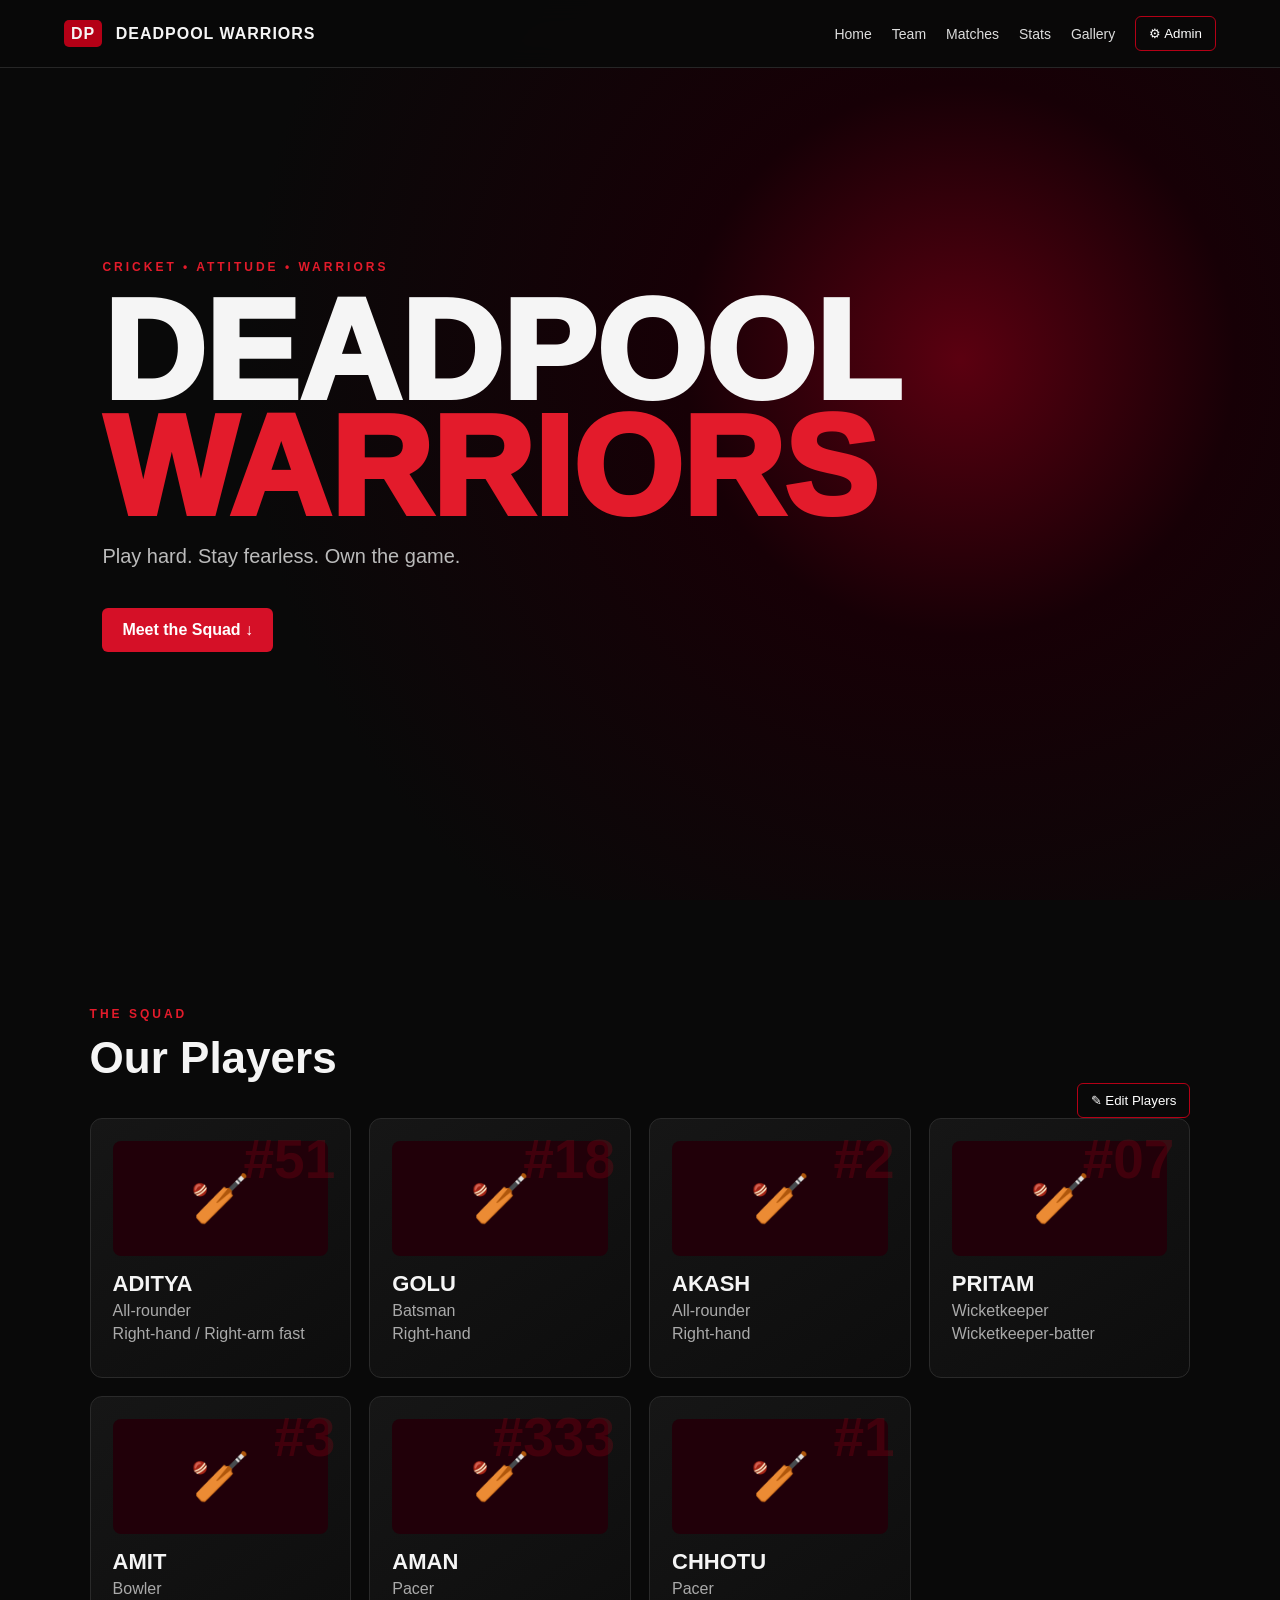
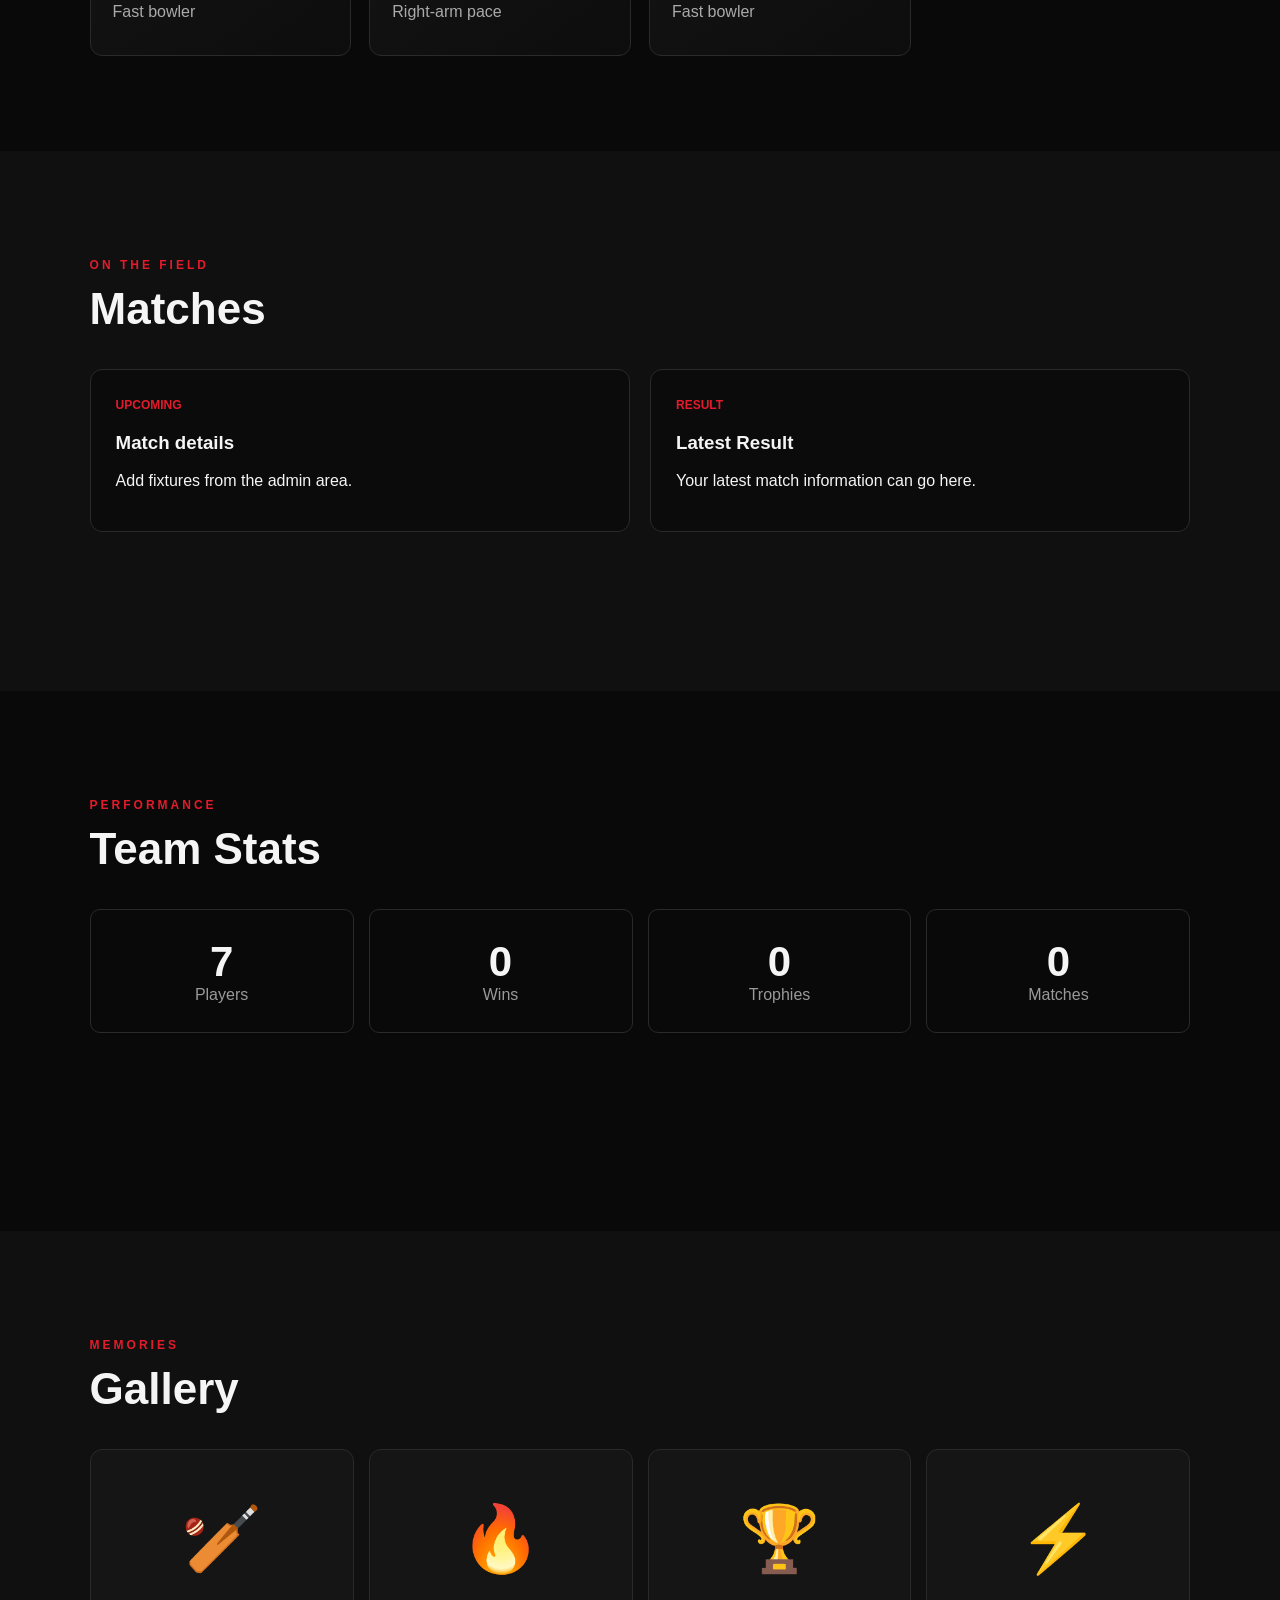
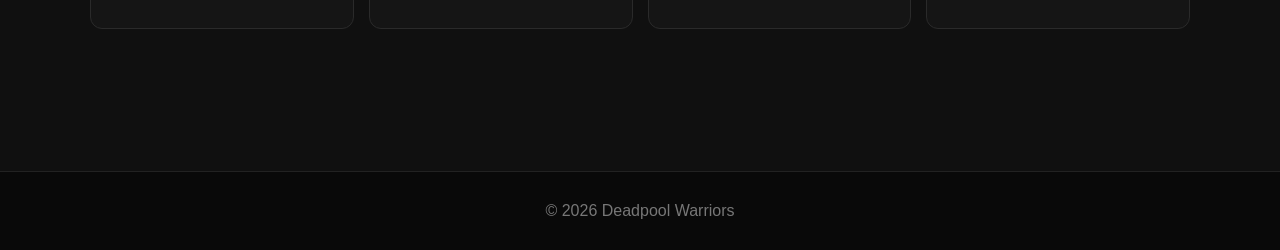
<file: index.html>
<!doctype html><html lang="en"><head><meta charset="utf-8"><meta name="viewport" content="width=device-width,initial-scale=1"><meta name="description" content="Deadpool Warriors cricket team"><title>Deadpool Warriors | Cricket Team</title><link rel="stylesheet" href="style.css"></head><body>
<header class="topbar"><a class="brand" href="#home"><span>DP</span> DEADPOOL WARRIORS</a><button class="menu-btn" id="menuBtn">☰</button><nav id="nav"><a href="#home">Home</a><a href="#team">Team</a><a href="#matches">Matches</a><a href="#stats">Stats</a><a href="#gallery">Gallery</a><button class="admin-open" id="adminOpen">⚙ Admin</button></nav></header>
<main><section id="home" class="hero"><div><p class="eyebrow">CRICKET • ATTITUDE • WARRIORS</p><h1>DEADPOOL<br><span>WARRIORS</span></h1><p class="hero-text">Play hard. Stay fearless. Own the game.</p><a class="cta" href="#team">Meet the Squad ↓</a></div></section>
<section id="team" class="section"><div class="section-head"><div><p class="eyebrow">THE SQUAD</p><h2>Our Players</h2></div><button class="small-admin" id="adminOpen2">✎ Edit Players</button></div><div id="playerGrid" class="player-grid"></div></section>
<section id="matches" class="section alt"><p class="eyebrow">ON THE FIELD</p><h2>Matches</h2><div class="cards"><article><b>UPCOMING</b><h3>Match details</h3><p>Add fixtures from the admin area.</p></article><article><b>RESULT</b><h3>Latest Result</h3><p>Your latest match information can go here.</p></article></div></section>
<section id="stats" class="section"><p class="eyebrow">PERFORMANCE</p><h2>Team Stats</h2><div class="stat-grid"><div><strong id="playerCount">0</strong><span>Players</span></div><div><strong>0</strong><span>Wins</span></div><div><strong>0</strong><span>Trophies</span></div><div><strong>0</strong><span>Matches</span></div></div></section>
<section id="gallery" class="section alt"><p class="eyebrow">MEMORIES</p><h2>Gallery</h2><div class="gallery"><div>🏏</div><div>🔥</div><div>🏆</div><div>⚡</div></div></section></main>
<footer>© <span id="year"></span> Deadpool Warriors</footer>
<div class="modal" id="adminModal"><div class="panel"><button class="close" id="closeAdmin">×</button>
<div id="loginView"><p class="eyebrow">PRIVATE AREA</p><h2>Admin Login</h2><p>Enter the admin password.</p><input id="password" type="password" placeholder="Password"><button class="primary" id="loginBtn">Unlock Admin</button><p id="loginMsg" class="msg"></p></div>
<div id="adminView" hidden><p class="eyebrow">ADMIN PANEL</p><h2>Manage Players</h2><form id="playerForm"><input type="hidden" id="editId"><input id="name" required placeholder="Player name"><input id="role" required placeholder="Role"><input id="number" required placeholder="Jersey number"><input id="style" placeholder="Batting / Bowling style"><input id="photo" placeholder="Photo URL (optional)"><div class="form-actions"><button class="primary" type="submit">Save Player</button><button type="button" id="cancelEdit">Cancel</button></div></form><div id="adminPlayers"></div><button class="danger" id="logoutBtn">Lock Admin</button></div>
</div></div><script>
const KEY='deadpool_warriors_players_v1';const ADMIN_PASSWORD='AP306'; // CHANGE THIS PASSWORD BEFORE PUBLISHING
const defaults=[{name:'ADITYA',role:'All-rounder',number:'51',style:'Right-hand / Right-arm fast',photo:''},{name:'GOLU',role:'Batsman',number:'18',style:'Right-hand',photo:''},{name:'AKASH',role:'All-rounder',number:'2',style:'Right-hand',photo:''},{name:'PRITAM',role:'Wicketkeeper',number:'07',style:'Wicketkeeper-batter',photo:''},{name:'AMIT',role:'Bowler',number:'3',style:'Fast bowler',photo:''},{name:'AMAN',role:'Pacer',number:'333',style:'Right-arm pace',photo:''},{name:'CHHOTU',role:'Pacer',number:'1',style:'Fast bowler',photo:''}];
let players=JSON.parse(localStorage.getItem(KEY)||'null')||defaults,unlocked=false;const $=id=>document.getElementById(id);
function esc(s){return String(s??'').replace(/[&<>"']/g,m=>({'&':'&amp;','<':'&lt;','>':'&gt;','"':'&quot;',"'":'&#039;'}[m]))}
function save(){localStorage.setItem(KEY,JSON.stringify(players));render()}
function render(){ $('playerGrid').innerHTML=players.map(p=>`<article class="player"><div class="num">#${esc(p.number)}</div><div class="avatar">${p.photo?`<img src="${esc(p.photo)}" alt="${esc(p.name)}">`:'🏏'}</div><h3>${esc(p.name)}</h3><p>${esc(p.role)}</p><p>${esc(p.style||'')}</p></article>`).join('');$('playerCount').textContent=players.length;if(unlocked)renderAdmin()}
function renderAdmin(){$('adminPlayers').innerHTML=players.map((p,i)=>`<div class="admin-item"><span><b>${esc(p.name)}</b> · #${esc(p.number)}</span><span><button class="edit" onclick="editPlayer(${i})">Edit</button> <button class="delete" onclick="removePlayer(${i})">Delete</button></span></div>`).join('')}
function openAdmin(){$('adminModal').classList.add('show');if(unlocked){$('loginView').hidden=true;$('adminView').hidden=false;renderAdmin()}}
function editPlayer(i){let p=players[i];$('editId').value=i;$('name').value=p.name;$('role').value=p.role;$('number').value=p.number;$('style').value=p.style||'';$('photo').value=p.photo||''}
function removePlayer(i){if(confirm('Remove '+players[i].name+'?')){players.splice(i,1);save()}}
$('menuBtn').onclick=()=>{$('nav').classList.toggle('open')};document.querySelectorAll('nav a').forEach(a=>a.onclick=()=>$('nav').classList.remove('open'));
$('adminOpen').onclick=openAdmin;$('adminOpen2').onclick=openAdmin;$('closeAdmin').onclick=()=>$('adminModal').classList.remove('show');
$('loginBtn').onclick=()=>{if($('password').value===ADMIN_PASSWORD){unlocked=true;$('loginView').hidden=true;$('adminView').hidden=false;$('password').value='';renderAdmin()}else $('loginMsg').textContent='Wrong password.'};
$('playerForm').onsubmit=e=>{e.preventDefault();let i=$('editId').value,p={name:$('name').value.trim(),role:$('role').value.trim(),number:$('number').value.trim(),style:$('style').value.trim(),photo:$('photo').value.trim()};if(i==='')players.push(p);else players[+i]=p;save();$('playerForm').reset();$('editId').value=''};
$('cancelEdit').onclick=()=>{$('playerForm').reset();$('editId').value=''};$('logoutBtn').onclick=()=>{unlocked=false;$('adminView').hidden=true;$('loginView').hidden=false};$('year').textContent=new Date().getFullYear();render();
</script></body></html>
</file>
<file: style.css>
*{box-sizing:border-box}html{scroll-behavior:smooth}body{margin:0;background:#090909;color:#f5f5f5;font-family:Arial,Helvetica,sans-serif}a{color:inherit;text-decoration:none}.topbar{position:fixed;z-index:20;top:0;left:0;right:0;display:flex;align-items:center;justify-content:space-between;padding:16px 5%;background:#090909ee;backdrop-filter:blur(12px);border-bottom:1px solid #262626}.brand{font-weight:900;letter-spacing:1px}.brand span{background:#b40016;padding:5px 7px;margin-right:8px;border-radius:5px}.menu-btn{display:none;background:none;border:0;color:#fff;font-size:28px}nav{display:flex;align-items:center;gap:20px}nav a{font-size:14px;color:#ddd}nav a:hover{color:#e31b2b}.admin-open,.small-admin{border:1px solid #b40016;background:transparent;color:#fff;padding:9px 13px;border-radius:6px;cursor:pointer}.hero{min-height:100vh;display:grid;align-items:center;padding:130px 8%;background:radial-gradient(circle at 75% 40%,#5b0010 0,#170006 25%,#090909 65%)}.hero h1{font-size:clamp(58px,11vw,145px);line-height:.82;margin:20px 0;font-weight:1000}.hero h1 span{color:#e31b2b}.hero-text{font-size:20px;color:#bbb}.eyebrow{color:#e31b2b;font-size:12px;font-weight:800;letter-spacing:3px}.cta,.primary{display:inline-block;margin-top:20px;background:#d51027;color:#fff;border:0;padding:13px 20px;border-radius:6px;font-weight:800;cursor:pointer}.section{padding:95px 7%;min-height:60vh}.alt{background:#101010}.section-head{display:flex;justify-content:space-between;align-items:end}.section h2{font-size:44px;margin:5px 0 35px}.player-grid{display:grid;grid-template-columns:repeat(auto-fit,minmax(210px,1fr));gap:18px}.player{position:relative;min-height:260px;padding:22px;border:1px solid #2a2a2a;border-radius:12px;background:linear-gradient(145deg,#161616,#0d0d0d);overflow:hidden}.player .num{position:absolute;right:15px;top:8px;font-size:55px;font-weight:900;color:#b4001638}.avatar{height:115px;border-radius:8px;background:#210009;display:grid;place-items:center;font-size:48px;margin-bottom:15px;overflow:hidden}.avatar img{width:100%;height:100%;object-fit:cover}.player h3{margin:5px 0;font-size:22px}.player p{margin:5px 0;color:#aaa}.cards{display:grid;grid-template-columns:repeat(2,1fr);gap:20px}.cards article{padding:25px;border:1px solid #2a2a2a;border-radius:12px;background:#0b0b0b}.cards b{color:#e31b2b;font-size:12px}.stat-grid{display:grid;grid-template-columns:repeat(4,1fr);gap:15px}.stat-grid div{padding:28px;border:1px solid #2a2a2a;border-radius:10px;text-align:center}.stat-grid strong{display:block;font-size:42px}.stat-grid span{color:#999}.gallery{display:grid;grid-template-columns:repeat(4,1fr);gap:15px}.gallery div{height:180px;display:grid;place-items:center;font-size:65px;border:1px solid #2a2a2a;border-radius:12px;background:#151515}footer{text-align:center;padding:30px;color:#777;border-top:1px solid #222}.modal{position:fixed;inset:0;z-index:50;background:#000b;display:none;place-items:center;padding:20px}.modal.show{display:grid}.panel{position:relative;width:min(620px,100%);max-height:90vh;overflow:auto;background:#111;border:1px solid #3a3a3a;border-radius:14px;padding:30px}.close{position:absolute;right:15px;top:10px;background:none;border:0;color:#fff;font-size:30px;cursor:pointer}.panel input{width:100%;margin:7px 0;padding:13px;background:#080808;border:1px solid #333;color:#fff;border-radius:6px}.form-actions{display:flex;gap:10px}.form-actions button{margin-top:10px;padding:11px 15px;border-radius:6px;border:1px solid #444;background:#222;color:#fff}.admin-item{display:flex;justify-content:space-between;gap:10px;padding:12px 0;border-bottom:1px solid #292929}.admin-item button{padding:7px;border:0;border-radius:5px;cursor:pointer}.edit{background:#ddd}.delete,.danger{background:#b40016;color:#fff}.danger{border:0;padding:10px 14px;border-radius:6px;margin-top:20px}.msg{color:#e31b2b;min-height:20px}@media(max-width:750px){.menu-btn{display:block}nav{display:none;position:absolute;top:64px;left:0;right:0;padding:20px;flex-direction:column;align-items:stretch;background:#0b0b0b;border-bottom:1px solid #333}nav.open{display:flex}.hero{padding-left:7%;padding-right:7%}.section h2{font-size:35px}.cards,.stat-grid,.gallery{grid-template-columns:1fr 1fr}.section-head{align-items:start;flex-direction:column}.gallery div{height:130px}.player-grid{grid-template-columns:1fr 1fr}}@media(max-width:430px){.player-grid,.cards,.stat-grid,.gallery{grid-template-columns:1fr}.hero h1{font-size:58px}}
</file>
